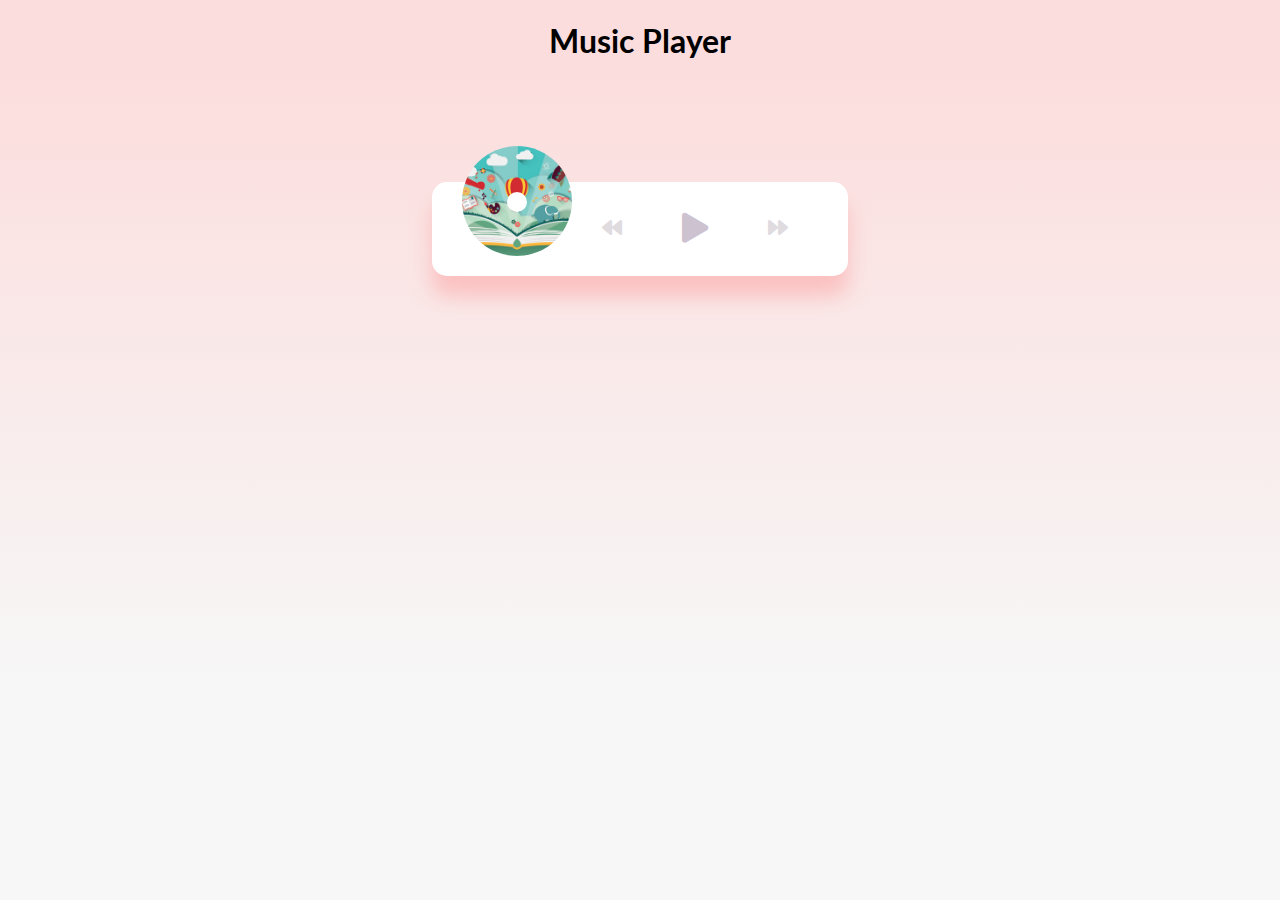
<file: 10_MusicPlayer/index.html>
<!DOCTYPE html>
<html lang="en">
<head>
    <meta charset="UTF-8">
    <meta name="viewport" content="width=device-width, initial-scale=1.0">
    <title>Music Player</title>
    <link rel="stylesheet" href="style.css">
    <link rel="stylesheet" href="https://cdnjs.cloudflare.com/ajax/libs/font-awesome/5.13.1/css/all.min.css">
</head>
<body>
    <h1>Music Player</h1>
    <div class="music-container" id="music-container">
        <div class="music-info">
            <h4 id="title"></h4>
            <div class="progress-container" id="progress-container">
                <div class="progress" id="progress"></div>
            </div>
        </div>
        <audio src="music/ukulele.mp3" id="audio"></audio>
        <div class="img-container">
            <img id="cover" src="img/ukulele.jpg" alt="music-cover">
        </div>
        <div class="navigation">
            <button id="prev" class="action-btn">
                <i class="fas fa-backward"></i>
            </button>
            <button id="play" class="action-btn action-btn-big">
                <i class="fas fa-play"></i>
            </button>
            <button id="next" class="action-btn">
                <i class="fas fa-forward"></i>
            </button>
        </div>
    </div>
    <script src="script.js"></script>
</body>
</html>
</file>
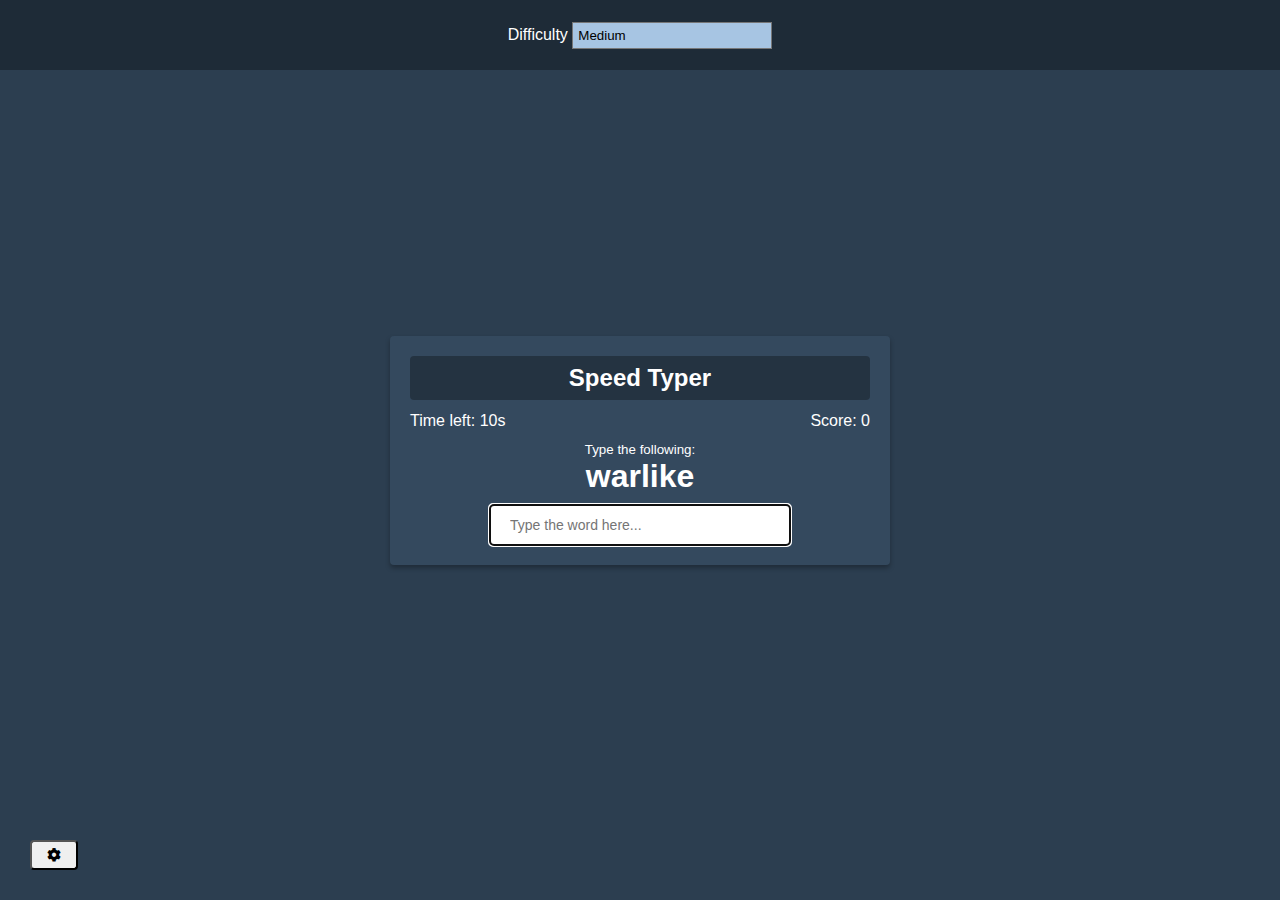
<file: 12_TypingGame/index.html>
<!DOCTYPE html>
<html lang="en">
<head>
    <meta charset="UTF-8">
    <meta name="viewport" content="width=device-width, initial-scale=1.0">
    <title>Speed Typer</title>
    <link rel="stylesheet" href="https://cdnjs.cloudflare.com/ajax/libs/font-awesome/5.13.1/css/all.min.css">
    <link rel="stylesheet" href="style.css">
</head>
<body>
    <button id="settings-btn" class="settings-btn">
        <i class="fas fa-cog"></i>
    </button>

    <div id="settings" class="settings">
        <form id="settings-form">
            <div>
                <label for="difficulty">Difficulty</label>
                <select id="difficulty">
                    <option value="easy">Easy</option>
                    <option value="medium">Medium</option>
                    <option value="hard">Hard</option>
                </select>
            </div>
        </form>
    </div>

    <div class="container">
        <h2>Speed Typer</h2>
        <small>Type the following:</small>

        <h1 id="word"></h1>
        <input type="text" id="text" autocomplete="off" placeholder="Type the word here...">

        <p class="time-container">
            Time left: <span id="time">10s</span>
        </p>

        <p class="score-container">
            Score: <span id="score">0</span>
        </p>

        <div id="end-game-container" class="end-game-container"></div>
    </div>    
    <script src="script.js"></script>
</body>
</html>
</file>
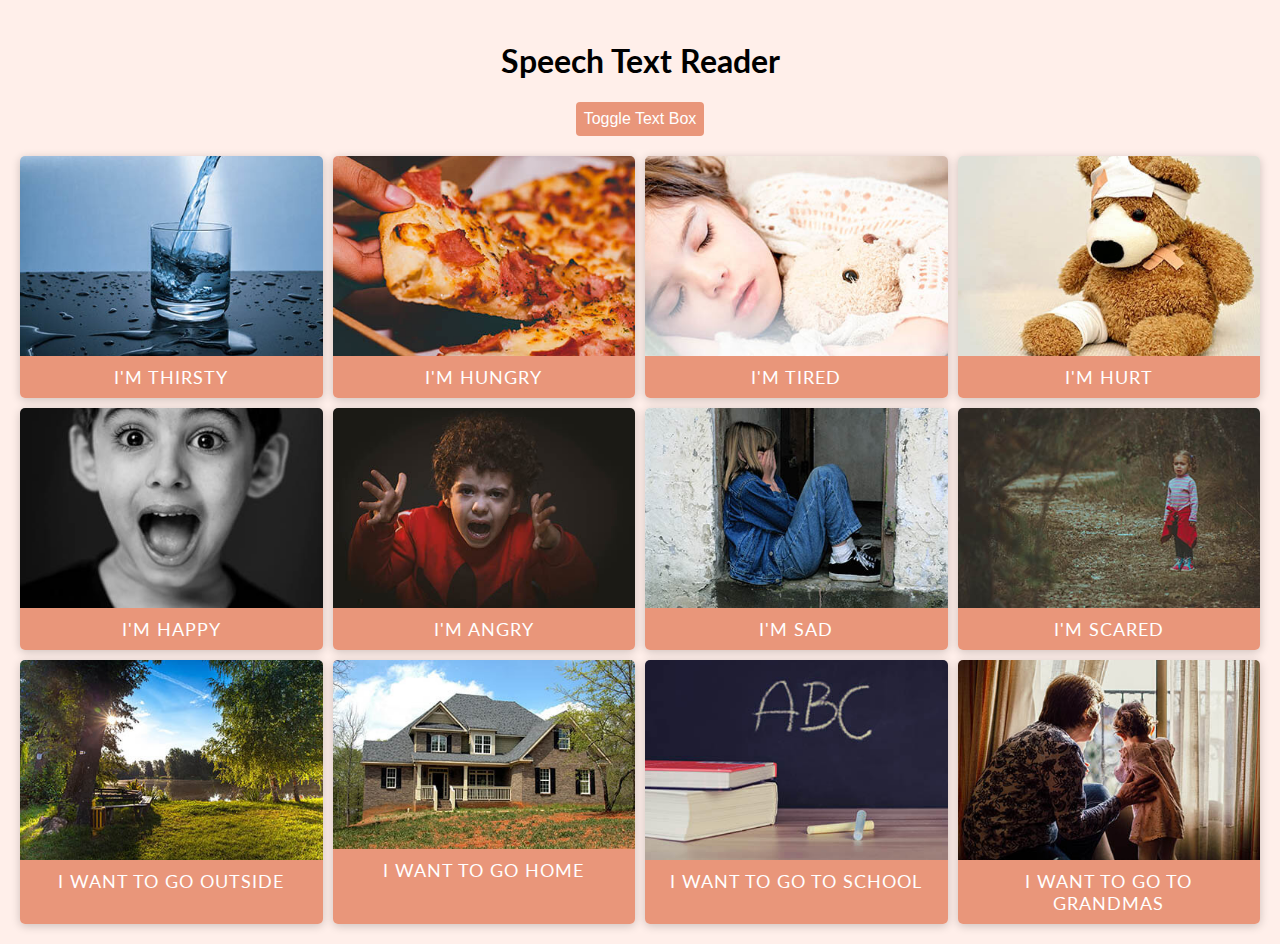
<file: 13_SpeechTextReader/index.html>
<!DOCTYPE html>
<html lang="en">
<head>
    <meta charset="UTF-8">
    <meta name="viewport" content="width=device-width, initial-scale=1.0">
    <title>Speech Text Reader</title>
    <link rel="stylesheet" href="style.css">
</head>
<body>
    <div class="container">
        <h1>Speech Text Reader</h1>
        <button id="toggle" class="btn btn-toggle">
            Toggle Text Box
        </button>
        <div id="text-box" class="text-box">
            <div id="close" class="close">X</div>
            <h3>Choose Voice</h3>
            <select name="" id="voices"></select>
            <textarea id="text" placeholder="Enter text to read..."></textarea>
            <button class="btn" id="read">
                Read Text
            </button>
        </div>
        <main>
                
        </main>
    </div>
    <script src="script.js" defer></script>
</body>
</html>
</file>
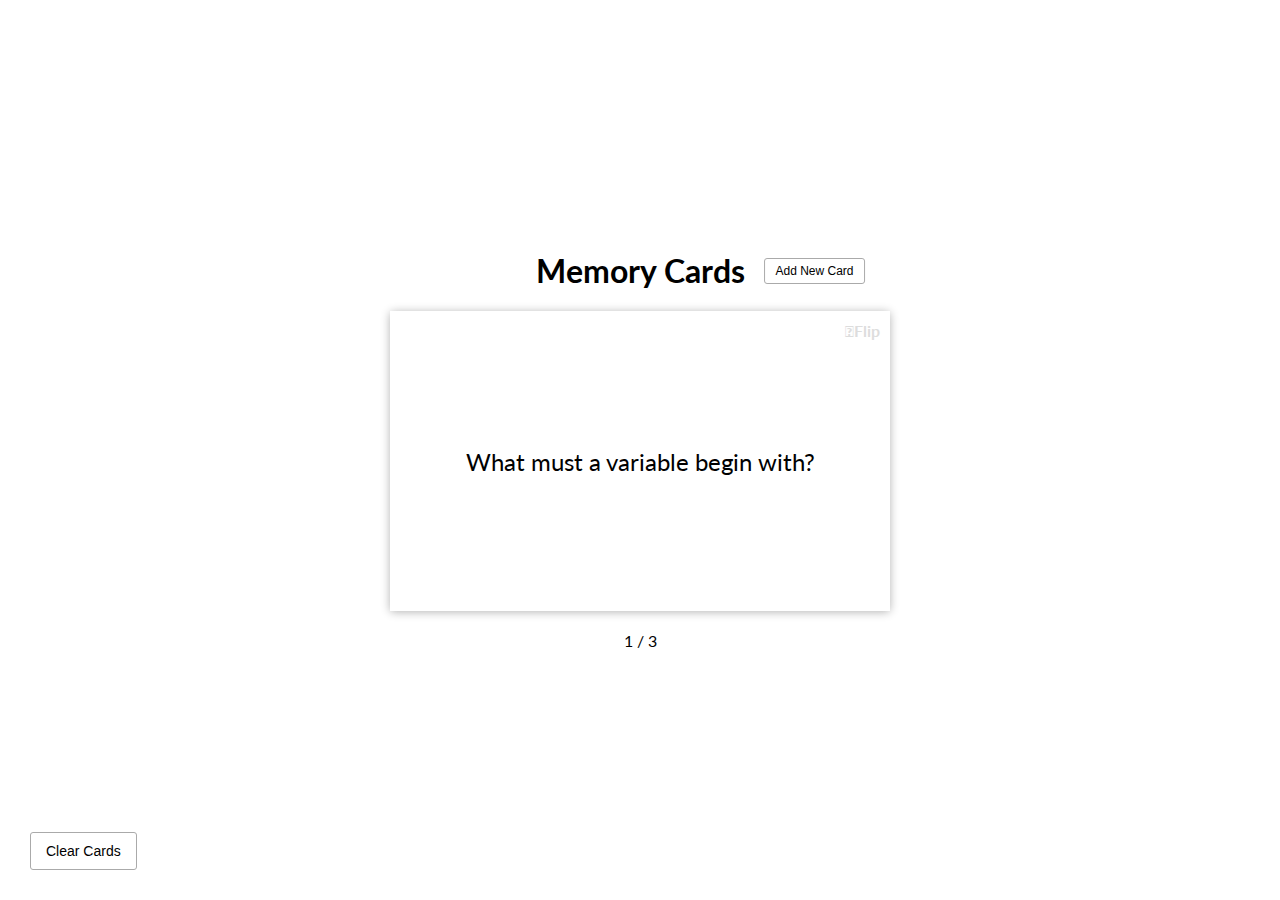
<file: 14_MemoryCards/index.html>
<!DOCTYPE html>
<html lang="en">
<head>
    <meta charset="UTF-8">
    <meta name="viewport" content="width=device-width, initial-scale=1.0">
    <title>Memory Cards</title>
    <link rel="stylesheet" href="https://cdnjs.cloudflare.com/ajax/libs/font-awesome/5.14.0/css/all.min.css" integrity="sha512-1PKOgIY59xJ8Co8+NE6FZ+LOAZKjy+KY8iq0G4B3CyeY6wYHN3yt9PW0XpSriVlkMXe40PTKnXrLnZ9+fkDaog==" crossorigin="anonymous" />
    <link rel="stylesheet" href="style.css">
</head>
<body>
    <button id="clear" class="clear btn">
        <i class="fas fa-trash"></i> Clear Cards
    </button>

    <h1>Memory Cards
        <button id="show" class="btn btn-small">
            <i class="fas fa-plus"></i> Add New Card
        </button>
    </h1>

    <div id="cards-container" class="cards">
        <!-- <div class="card active">
            <div class="inner-card">
                <div class="inner-card-front">
                    <p>What is PHP?</p>
                </div>
                <div class="inner-card-back">
                    <p>
                        A programming language
                    </p>
                </div>
            </div>
        </div>
        <div class="card">
            <div class="inner-card">
                <div class="inner-card-front">
                    <p>What is PHP?</p>
                </div>
                <div class="inner-card-back">
                    <p>
                        A programming language
                    </p>
                </div>
            </div>
        </div>
        <div class="card">
            <div class="inner-card">
                <div class="inner-card-front">
                    <p>What is PHP?</p>
                </div>
                <div class="inner-card-back">
                    <p>
                        A programming language
                    </p>
                </div>
            </div>
        </div> -->
    </div>

    <div class="navigation">
        <button id="prev" class="nav-button">
            <i class="fas fa-arrow-left"></i>
        </button>
        <p id="current"></p>
        <button id="next" class="nav-button">
            <i class="fas fa-arrow-right"></i>
        </button>
    </div>

    <div id="add-container" class="add-container">
        <h1>Add New Card
            <button id="hide" class="btn btn-small btn-ghost">
                <i class="fas fa-times"></i>
            </button>
        </h1>
        <div class="form-group">
            <label for="question">Question</label>
            <textarea id="question" placeholder="Enter question..."></textarea>
        </div>
        <div class="form-group">
            <label for="answer">Answer</label>
            <textarea id="answer" placeholder="Enter Answer..."></textarea>
        </div>

        <button id="add-card" class="btn">
            <i class="fas fa-plus"></i> Add Card
        </button>
    </div>

    <script src="script.js"></script>
</body>
</html>
</file>
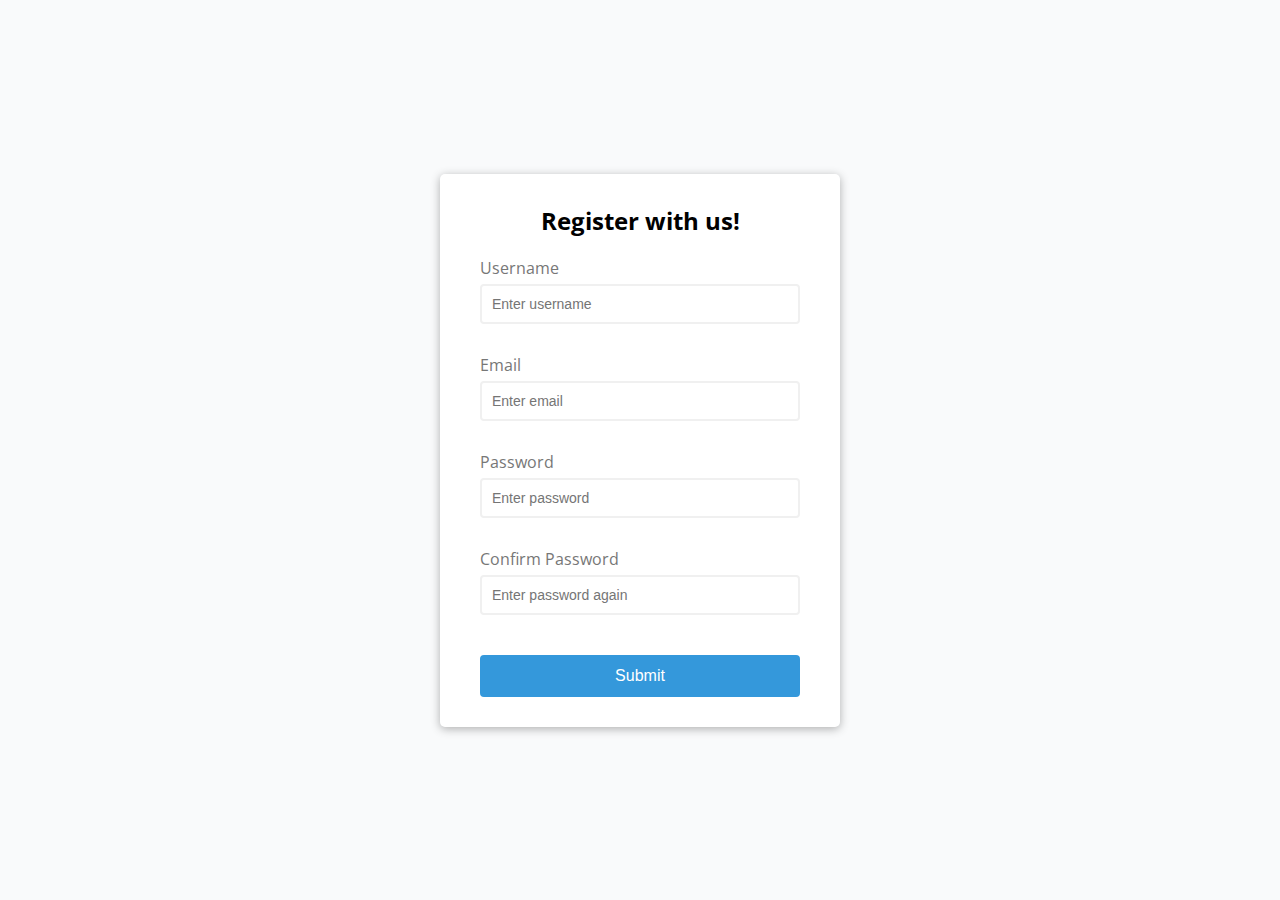
<file: 1_FormValidator/index.html>
<!DOCTYPE html>
<html lang="en">

<head>
    <meta charset="UTF-8">
    <meta name="viewport" content="width=device-width, initial-scale=1.0">
    <link rel="stylesheet" href="style.css">
    <title>Form Validator</title>
</head>

<body>
    <div class="container">
        <form id="form" class="form">
            <h2>Register with us!</h2>
            <div class="form-control">
                <label for="username">Username</label>
                <input type="text" id="username" placeholder="Enter username">
                <small>Error message</small>
            </div>
            <div class="form-control">
                <label for="email">Email</label>
                <input type="text" id="email" placeholder="Enter email">
                <small>Error message</small>
            </div>
            <div class="form-control">
                <label for="password">Password</label>
                <input type="password" id="password" placeholder="Enter password">
                <small>Error message</small>
            </div>
            <div class="form-control">
                <label for="password2">Confirm Password</label>
                <input type="password" id="password2" placeholder="Enter password again">
                <small>Error message</small>
            </div>
            <button>Submit</button>
        </form>
    </div>
    <script src="script.js"></script>
</body>

</html>
</file>
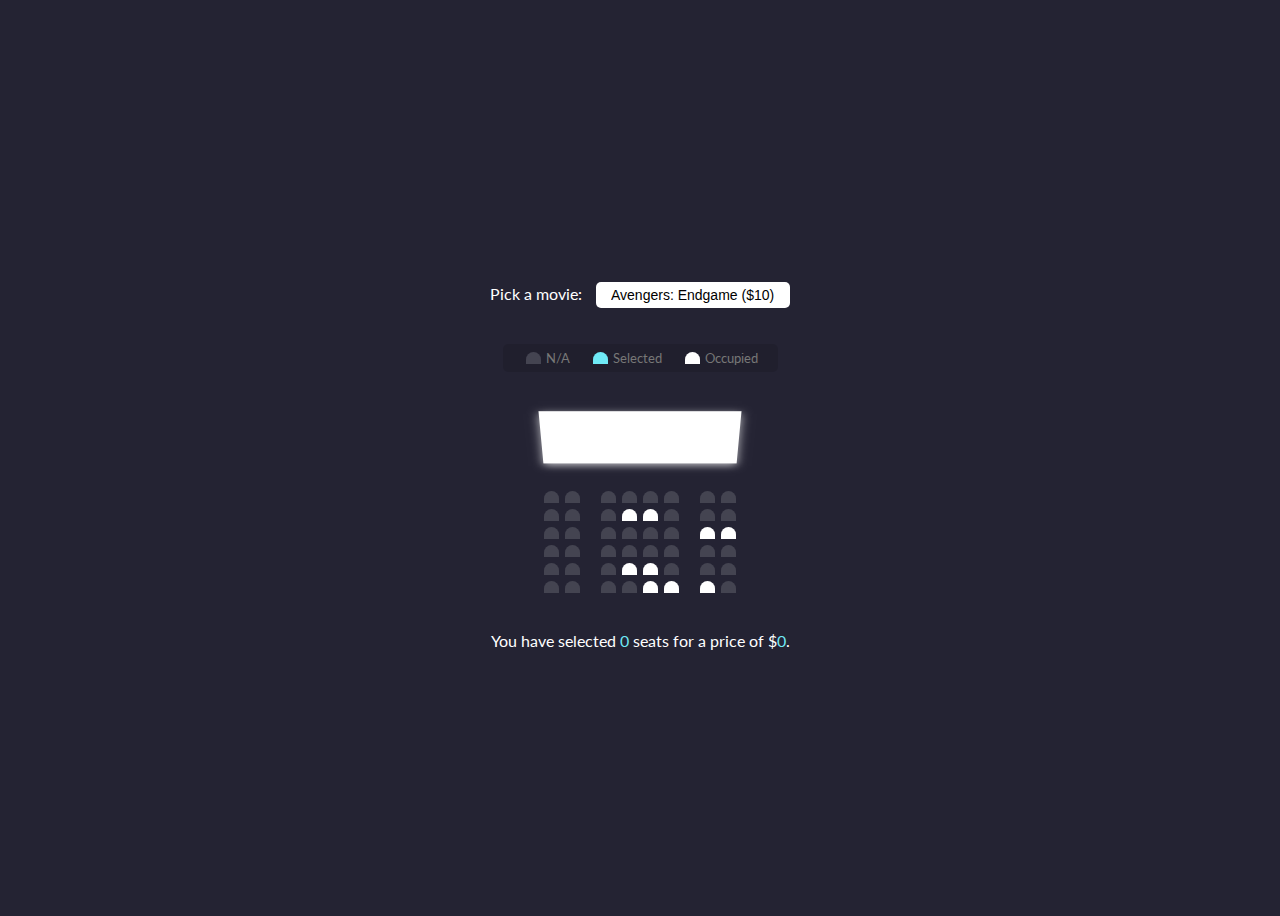
<file: 2_MovieSeatBooking/index.html>
<!DOCTYPE html>
<html lang="en">
<head>
    <meta charset="UTF-8">
    <meta name="viewport" content="width=device-width, initial-scale=1.0">
    <title>Movie Seat Booking</title>
    <link rel="stylesheet" href="style.css">
</head>
<body>
    <div class="movie-container">
        <label>Pick a movie:</label>
        <select id="movie">
            <option value="10">Avengers: Endgame ($10)</option>
            <option value="12">Joker ($12)</option>
            <option value="8">Toy Story 4 ($8)</option>
            <option value="9">The Lion King ($9)</option>
        </select>
    </div>

    <ul class="showcase">
        <li>
            <div class="seat"></div>
            <small>N/A</small>
        </li>
        <li>
            <div class="seat selected"></div>
            <small>Selected</small>
        </li>
        <li>
            <div class="seat occupied"></div>
            <small>Occupied</small>
        </li>
    </ul>

    <div class="container">
        <div class="screen"></div>
        <div class="row">
            <div class="seat"></div>
            <div class="seat"></div>
            <div class="seat"></div>
            <div class="seat"></div>
            <div class="seat"></div>
            <div class="seat"></div>
            <div class="seat"></div>
            <div class="seat"></div>
        </div>
        <div class="row">
            <div class="seat"></div>
            <div class="seat"></div>
            <div class="seat"></div>
            <div class="seat occupied"></div>
            <div class="seat occupied"></div>
            <div class="seat"></div>
            <div class="seat"></div>
            <div class="seat"></div>
        </div>
        <div class="row">
            <div class="seat"></div>
            <div class="seat"></div>
            <div class="seat"></div>
            <div class="seat"></div>
            <div class="seat"></div>
            <div class="seat"></div>
            <div class="seat occupied"></div>
            <div class="seat occupied"></div>
        </div>
        <div class="row">
            <div class="seat"></div>
            <div class="seat"></div>
            <div class="seat"></div>
            <div class="seat"></div>
            <div class="seat"></div>
            <div class="seat"></div>
            <div class="seat"></div>
            <div class="seat"></div>
        </div>
        <div class="row">
            <div class="seat"></div>
            <div class="seat"></div>
            <div class="seat"></div>
            <div class="seat occupied"></div>
            <div class="seat occupied"></div>
            <div class="seat"></div>
            <div class="seat"></div>
            <div class="seat"></div>
        </div>
        <div class="row">
            <div class="seat"></div>
            <div class="seat"></div>
            <div class="seat"></div>
            <div class="seat"></div>
            <div class="seat occupied"></div>
            <div class="seat occupied"></div>
            <div class="seat occupied"></div>
            <div class="seat"></div>
        </div>
    </div>

    <p class="text">You have selected <span id="count">0</span> seats for a price of $<span id="total">0</span>.</p>

    <script src="script.js"></script>
</body>
</html>
</file>
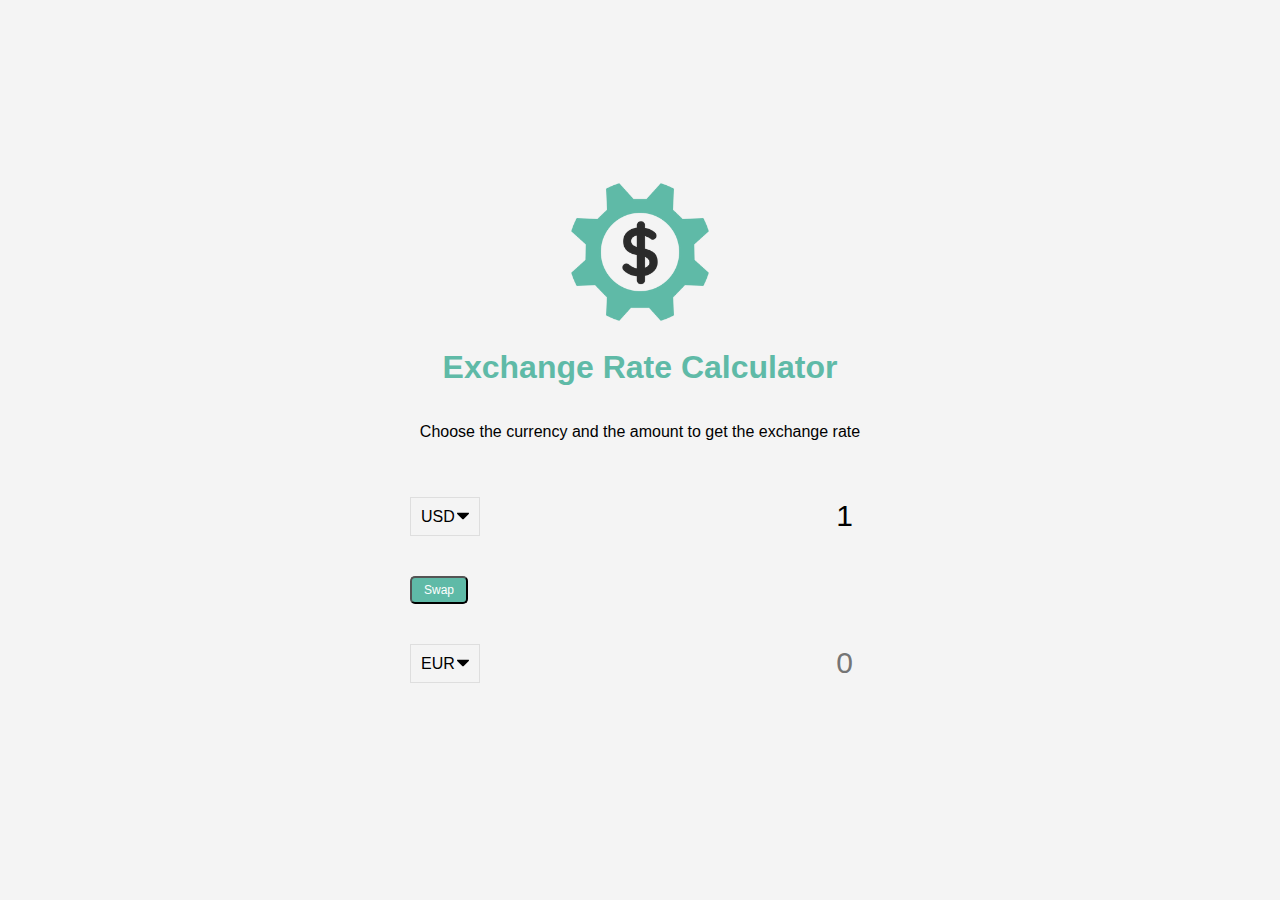
<file: 4_ExchangeRateCalculator/index.html>
<!DOCTYPE html>
<html lang="en">

<head>
    <meta charset="UTF-8">
    <meta name="viewport" content="width=device-width, initial-scale=1.0">
    <title>Exchange Rate Calculator</title>
    <link rel="stylesheet" href="style.css">
</head>

<body>
    <img src="img/money.png" alt="moneyz" class="money-img">
    <h1>Exchange Rate Calculator</h1>
    <p>Choose the currency and the amount to get the exchange rate</p>

    <div class="container">
        <div class="currency">
            <select id="currency-one">
                <option value="AED">AED</option>
                <option value="ARS">ARS</option>
                <option value="AUD">AUD</option>
                <option value="BGN">BGN</option>
                <option value="BRL">BRL</option>
                <option value="BSD">BSD</option>
                <option value="CAD">CAD</option>
                <option value="CHF">CHF</option>
                <option value="CLP">CLP</option>
                <option value="CNY">CNY</option>
                <option value="COP">COP</option>
                <option value="CZK">CZK</option>
                <option value="DKK">DKK</option>
                <option value="DOP">DOP</option>
                <option value="EGP">EGP</option>
                <option value="EUR">EUR</option>
                <option value="FJD">FJD</option>
                <option value="GBP">GBP</option>
                <option value="GTQ">GTQ</option>
                <option value="HKD">HKD</option>
                <option value="HRK">HRK</option>
                <option value="HUF">HUF</option>
                <option value="IDR">IDR</option>
                <option value="ILS">ILS</option>
                <option value="INR">INR</option>
                <option value="ISK">ISK</option>
                <option value="JPY">JPY</option>
                <option value="KRW">KRW</option>
                <option value="KZT">KZT</option>
                <option value="MXN">MXN</option>
                <option value="MYR">MYR</option>
                <option value="NOK">NOK</option>
                <option value="NZD">NZD</option>
                <option value="PAB">PAB</option>
                <option value="PEN">PEN</option>
                <option value="PHP">PHP</option>
                <option value="PKR">PKR</option>
                <option value="PLN">PLN</option>
                <option value="PYG">PYG</option>
                <option value="RON">RON</option>
                <option value="RUB">RUB</option>
                <option value="SAR">SAR</option>
                <option value="SEK">SEK</option>
                <option value="SGD">SGD</option>
                <option value="THB">THB</option>
                <option value="TRY">TRY</option>
                <option value="TWD">TWD</option>
                <option value="UAH">UAH</option>
                <option value="USD" selected>USD</option>
                <option value="UYU">UYU</option>
                <option value="VND">VND</option>
                <option value="ZAR">ZAR</option>
            </select>
            <input type="number" id="amount-one" placeholder="0" value="1">
        </div>
        <div class="swap-rate-container">
            <button class="btn" id="swap">Swap</button>
            <div class="rate" id="rate"></div>
        </div>
        <div class="currency">
            <select id="currency-two">
                <option value="AED">AED</option>
                <option value="ARS">ARS</option>
                <option value="AUD">AUD</option>
                <option value="BGN">BGN</option>
                <option value="BRL">BRL</option>
                <option value="BSD">BSD</option>
                <option value="CAD">CAD</option>
                <option value="CHF">CHF</option>
                <option value="CLP">CLP</option>
                <option value="CNY">CNY</option>
                <option value="COP">COP</option>
                <option value="CZK">CZK</option>
                <option value="DKK">DKK</option>
                <option value="DOP">DOP</option>
                <option value="EGP">EGP</option>
                <option value="EUR" selected>EUR</option>
                <option value="FJD">FJD</option>
                <option value="GBP">GBP</option>
                <option value="GTQ">GTQ</option>
                <option value="HKD">HKD</option>
                <option value="HRK">HRK</option>
                <option value="HUF">HUF</option>
                <option value="IDR">IDR</option>
                <option value="ILS">ILS</option>
                <option value="INR">INR</option>
                <option value="ISK">ISK</option>
                <option value="JPY">JPY</option>
                <option value="KRW">KRW</option>
                <option value="KZT">KZT</option>
                <option value="MXN">MXN</option>
                <option value="MYR">MYR</option>
                <option value="NOK">NOK</option>
                <option value="NZD">NZD</option>
                <option value="PAB">PAB</option>
                <option value="PEN">PEN</option>
                <option value="PHP">PHP</option>
                <option value="PKR">PKR</option>
                <option value="PLN">PLN</option>
                <option value="PYG">PYG</option>
                <option value="RON">RON</option>
                <option value="RUB">RUB</option>
                <option value="SAR">SAR</option>
                <option value="SEK">SEK</option>
                <option value="SGD">SGD</option>
                <option value="THB">THB</option>
                <option value="TRY">TRY</option>
                <option value="TWD">TWD</option>
                <option value="UAH">UAH</option>
                <option value="USD">USD</option>
                <option value="UYU">UYU</option>
                <option value="VND">VND</option>
                <option value="ZAR">ZAR</option>
            </select>
            <input type="number" id="amount-two" placeholder="0">
        </div>
    </div>
    <script src="script.js"></script>
</body>

</html>
</file>
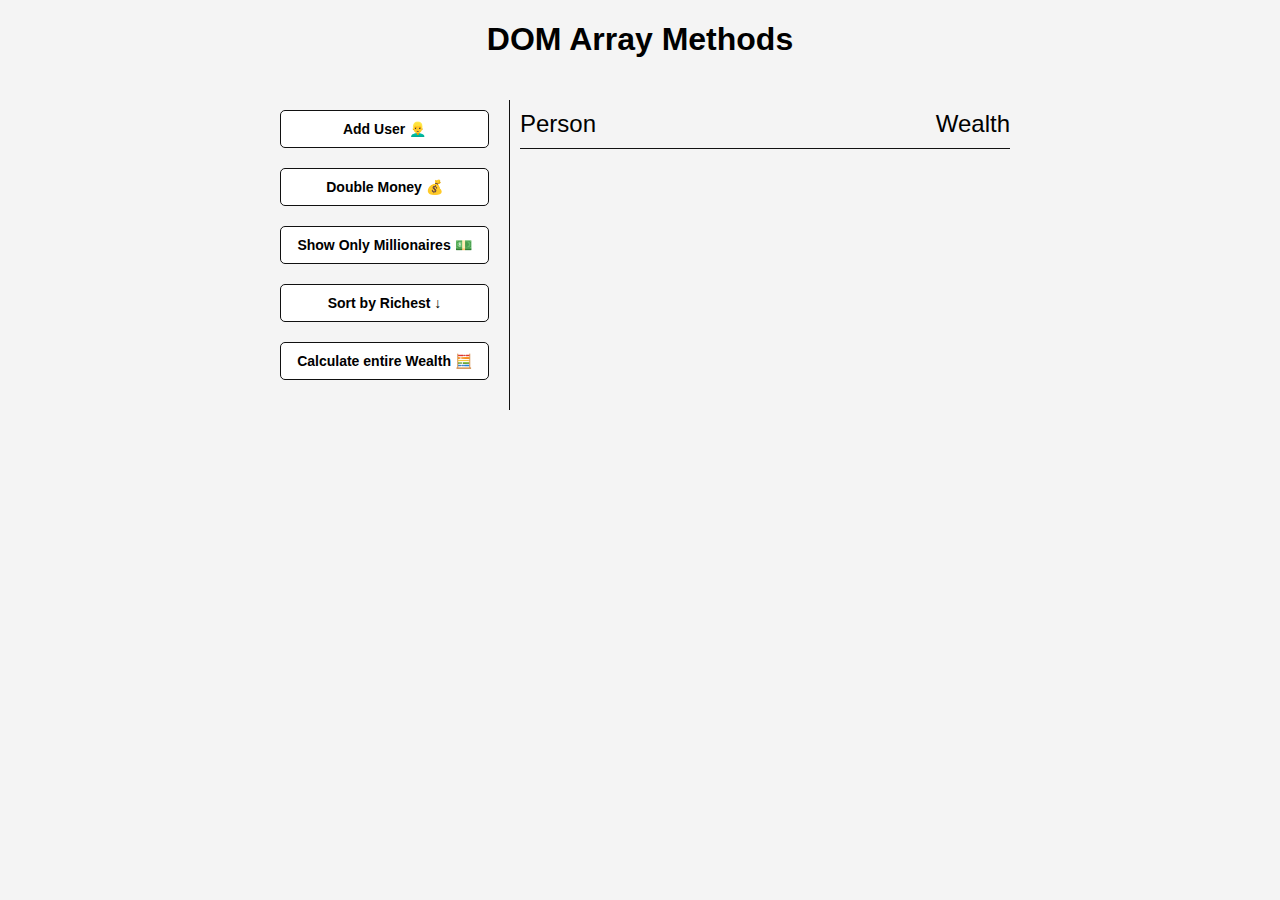
<file: 5_DOMArrayMethods/index.html>
<!DOCTYPE html>
<html lang="en">
<head>
    <meta charset="UTF-8">
    <meta name="viewport" content="width=device-width, initial-scale=1.0">
    <title>DOM Array Methods</title>
    <link rel="stylesheet" href="style.css">
</head>
<body>
    <h1>DOM Array Methods</h1>
    <div class="container">
        <aside>
            <button id="add-user">Add User 👱‍♂️</button>
            <button id="double">Double Money 💰</button>
            <button id="show-millionaires">Show Only Millionaires 💵</button>
            <button id="sort">Sort by Richest ↓</button>
            <button id="calculate-wealth">Calculate entire Wealth 🧮</button>
        </aside>
        <main id="main">
            <h2><strong>Person</strong> Wealth</h2>
        </main>
    </div>
    <script src="script.js"></script>
</body>
</html>
</file>
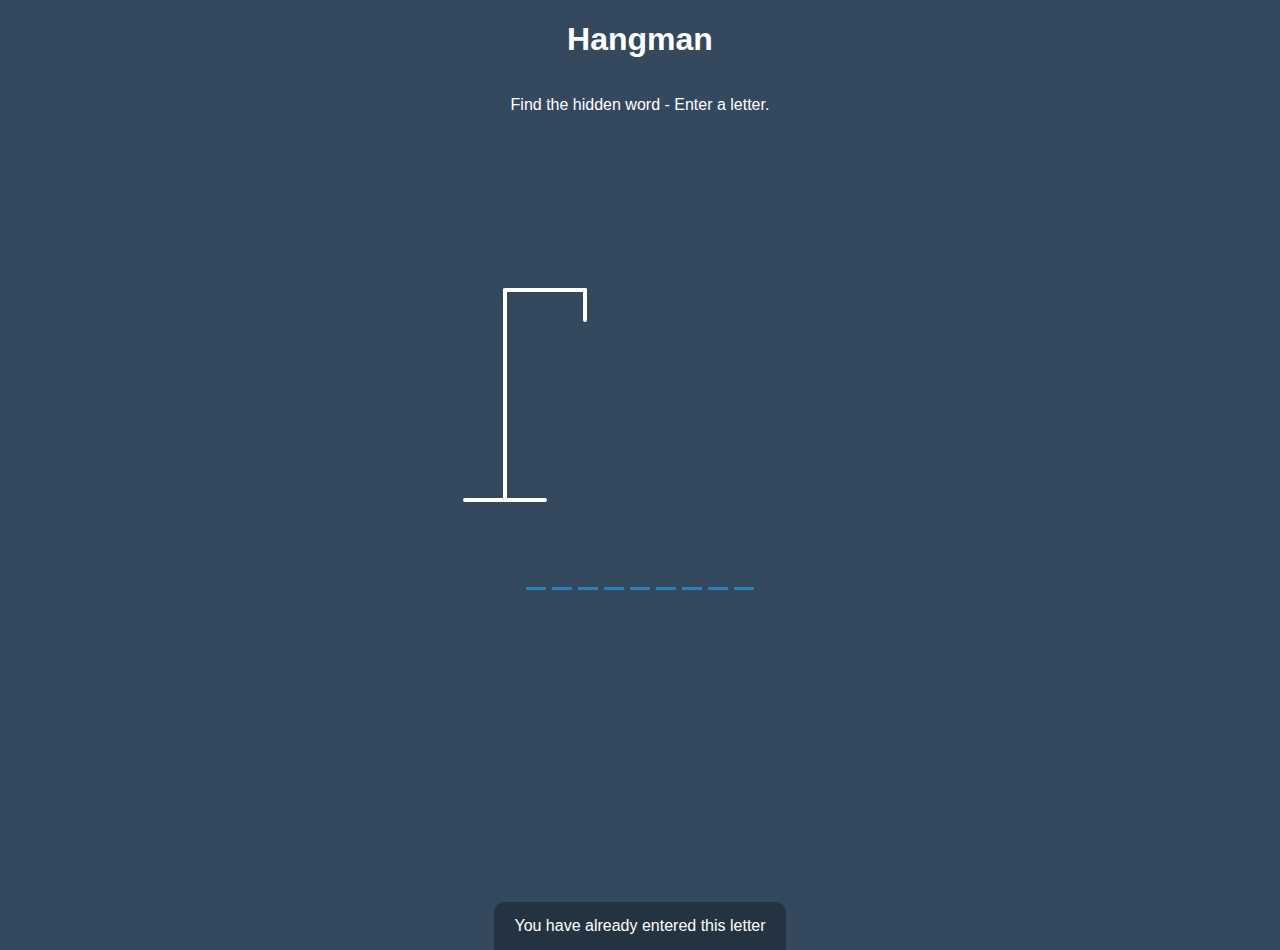
<file: 7_HangmanGame/index.html>
<!DOCTYPE html>
<html lang="en">

<head>
    <meta charset="UTF-8">
    <meta name="viewport" content="width=device-width, initial-scale=1.0">
    <title>Hangman</title>
    <link rel="stylesheet" href="style.css">
</head>

<body>
    <h1>Hangman</h1>
    <p>Find the hidden word - Enter a letter.</p>
    <div class="game-container">
        <svg height="250" width="200" class="figure-container">
            <!-- Rod -->
            <line x1="60" y1="20" x2="140" y2="20" />
            <line x1="140" y1="20" x2="140" y2="50" />
            <line x1="60" y1="20" x2="60" y2="230" />
            <line x1="20" y1="230" x2="100" y2="230" />

            <!-- Head -->
            <circle cx="140" cy="70" r="20" class="figure-part" />
            <!-- Body -->
            <line x1="140" y1="90" x2="140" y2="150" class="figure-part" />
            <!-- Arms -->
            <line x1="140" y1="120" x2="120" y2="100" class="figure-part" />
            <line x1="140" y1="120" x2="160" y2="100" class="figure-part" />
            <!-- Legs -->
            <line x1="140" y1="150" x2="120" y2="180" class="figure-part" />
            <line x1="140" y1="150" x2="160" y2="180" class="figure-part" />
        </svg>

        <div class="wrong-letters-container">
            <div id="wrong-letters"></div>
        </div>

        <div class="word" id="word"></div>
    </div>

    <!-- Container for final message -->
    <div class="popup-container" id="popup-container">
        <div class="popup">
            <h2 id="final-message"></h2>
            <button id="play-again">Play Again</button>
        </div>
    </div>

    <!-- Notification -->
    <div class="notification-container" id="notification-container">
        <p>You have already entered this letter</p>
    </div>

    <script src=" script.js">
    </script>
</body>

</html>
</file>
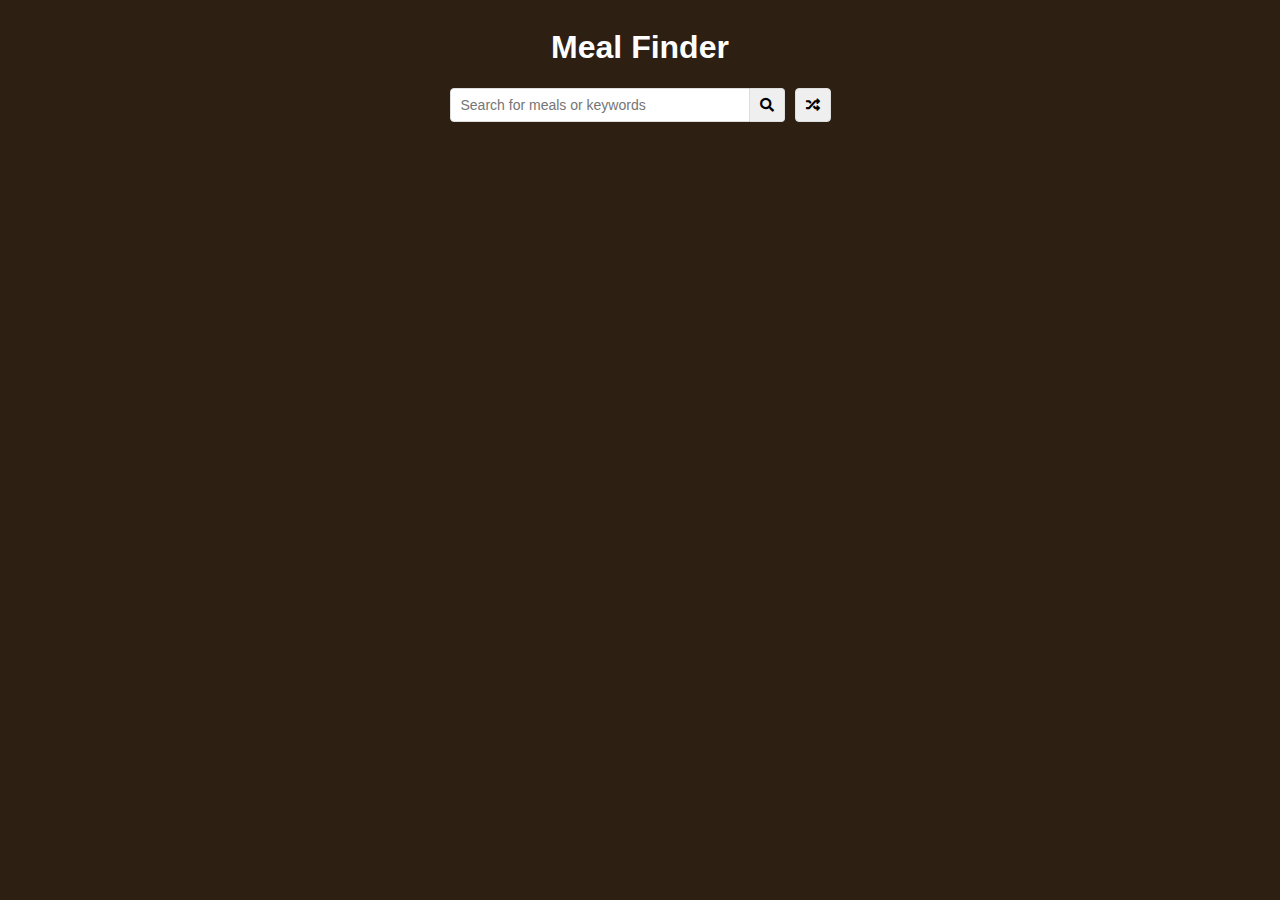
<file: 8_MealFinder/index.html>
<!DOCTYPE html>
<html lang="en">
<head>
    <meta charset="UTF-8">
    <meta name="viewport" content="width=device-width, initial-scale=1.0">
    <title>Meal Finder</title>
    <link rel="stylesheet" href="https://cdnjs.cloudflare.com/ajax/libs/font-awesome/5.13.1/css/all.min.css">
    <link rel="stylesheet" href="style.css">
</head>
<body>
    <div class="container">
        <h1>Meal Finder</h1>
        <div class="flex">
            <form class="flex" id="submit">
                <input type="text" id="search" placeholder="Search for meals or keywords">
                <button class="search-btn" type="submit">
                    <i class="fas fa-search"></i>
                </button>
            </form>
            <button class="random-btn" id="random">
                <i class="fas fa-random"></i>
            </button>
        </div>
        <div id="result-heading"></div>
        <div id="meals" class="meals"></div>
        <div id="single-meal"></div>
    </div>
    <script src="script.js"></script>
</body>
</html>
</file>
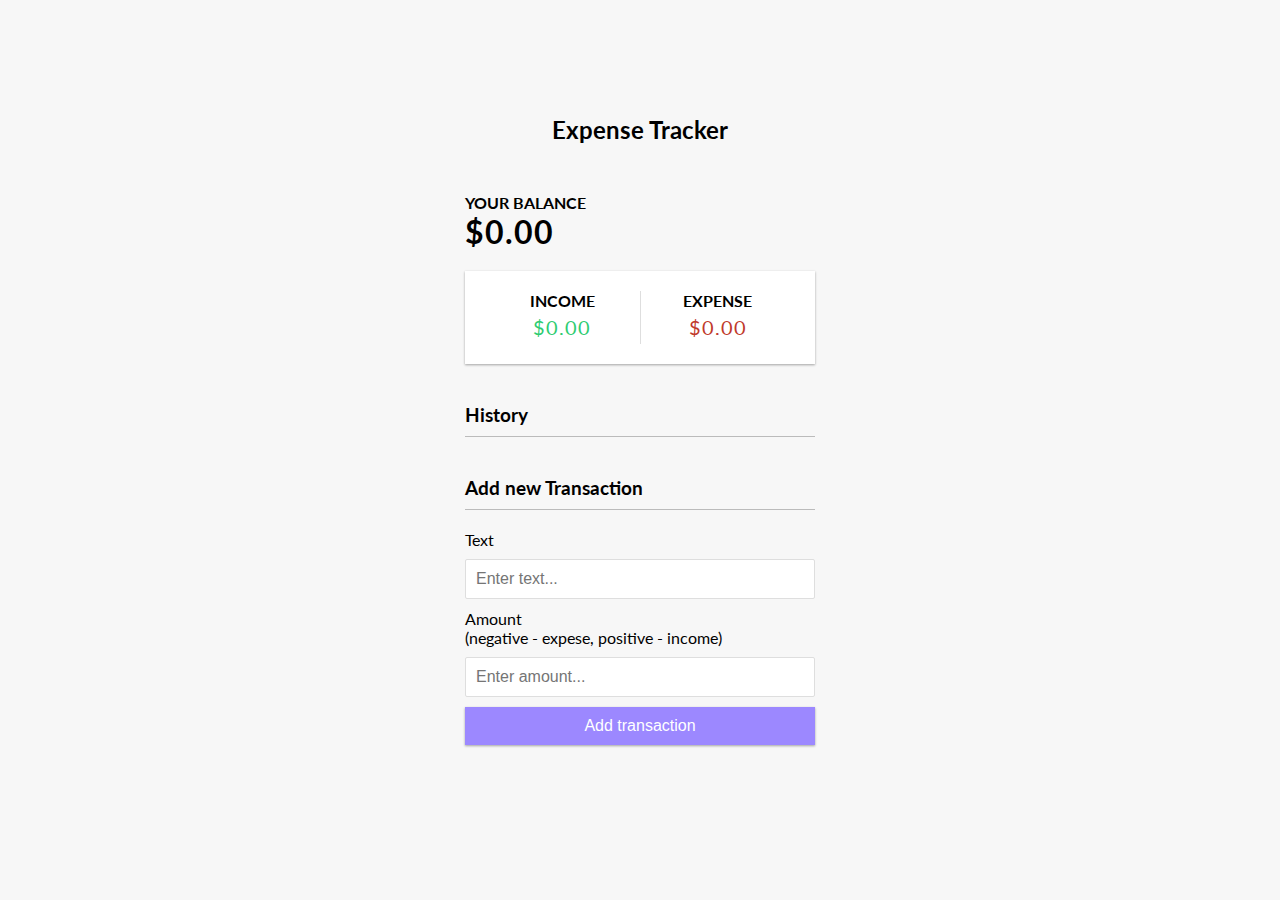
<file: 9_ExpenseTracker/index.html>
<!DOCTYPE html>
<html lang="en">
<head>
    <meta charset="UTF-8">
    <meta name="viewport" content="width=device-width, initial-scale=1.0">
    <link rel="stylesheet" href="style.css">
    <title>Expense Tracker</title>
</head>
<body>
    <h2>Expense Tracker</h2>
    <div class="container">
        <h4>Your Balance</h4>
        <h1 id="balance">$0.00</h1>

        <div class="inc-exp-container">
            <div>
                <h4>Income</h4>
                <p id="money-plus" class="money plus">+$0.00</p>
            </div>
            <div>
                <h4>Expense</h4>
                <p id="money-minus" class="money minus">-$0.00</p>
            </div>
        </div>

        <h3>History</h3>
        <ul id="list" class="list">
            <!-- <li class="minus">Cash <span>-$400</span><button class="delete-btn">x</button></li> -->
        </ul>

        <h3>Add new Transaction</h3>
        <form id="form">
            <div class="form-control">
                <label for="text">Text</label>
                <input type="text" id="text" placeholder="Enter text...">
            </div>
            <div class="form-control">
                <label for="amount">Amount <br /> (negative - expese, positive - income)</label>
                <input type="number" id="amount" placeholder="Enter amount...">
            </div>
            <button class="btn">Add transaction</button>
        </form>
    </div>

    <script src="script.js"></script>
</body>
</html>
</file>
<file: 10_MusicPlayer/style.css>
@import url('https://fonts.googleapis.com/css2?family=Lato&display=swap');

* {
    box-sizing: border-box;
}

body {
    background-image: linear-gradient(
        0deg,
        rgba(247, 247, 247, 1) 23.8%,
        rgba(252, 221, 221, 1) 92%
    );
    height: 100vh;
    display: flex;
    flex-direction: column;
    align-items: center;
    justify-self: center;
    font-family: 'Lato', sans-serif;
    margin: 0;
}

.music-container {
    background-color: #fff;
    border-radius: 15px;
    box-shadow: 0 20px 20px 0 rgba(252, 169, 169, 0.6);
    display: flex;
    padding: 20px 30px;
    position: relative;
    margin: 100px;
    z-index: 10;
}

.img-container {
    position: relative;
    width: 110px;
}

.img-container::after {
    content: '';
    background-color: #fff;
    border-radius: 50%;
    position: absolute;
    bottom: 100%;
    left: 50%;
    width: 20px;
    height: 20px;
    transform: translate(-50%, 50%);
}

.img-container img {
    border-radius: 50%;
    object-fit: cover;
    height: 110px;
    width: inherit;
    position: absolute;
    bottom: 0;
    left: 0;
    animation: rotate 3s linear infinite;
    animation-play-state: paused;
}

.music-container.play .img-container img {
    animation-play-state: running;
}

@keyframes rotate {
    from {
        transform: rotate(0deg)
    }

    to {
        transform: rotate(360deg);
    }
}

.navigation {
    display: flex;
    align-items: center;
    justify-content: center;
    z-index: 1;
}

.action-btn {
    background-color: #fff;
    border: 0;
    color: #dfdbdf;
    font-size: 20px;
    cursor: pointer;
    padding: 10px;
    margin: 0 20px;
}

.action-btn.action-btn-big {
    color: #cdc2d0;
    font-size: 30px;
}

.action-btn:focus {
    outline: 0;
}

.music-info {
    background-color: rgba(255, 255, 255, 0.5);
    border-radius: 15px 15px 0 0;
    position: absolute;
    top: 0;
    left: 20px;
    width: calc(100% - 40px);
    opacity: 0;
    padding: 10px 10px 10px 150px;
    transform: translateY(0);
    transition: transform 0.3s ease-in, opacity 0.3s ease-in;
    z-index: 0;
}

.music-container.play .music-info {
    opacity: 1;
    transform: translateY(-100%);
}

.music-info h4 {
    margin: 0;
}

.progress-container {
    background: #fff;
    border-radius: 5px;
    cursor: pointer;
    margin: 10px 0;
    height: 4px;
    width: 100%;
}

.progress {
    background-color: #fe8daa;
    border-radius: 5px;
    height: 100%;
    width: 0%;
    transition: width 0.1s linear;
}
</file>
<file: 12_TypingGame/style.css>
* {
    box-sizing: border-box;
}

body {
    background-color: #2c3e50;
    display: flex;
    align-items: center;
    justify-content: center;
    min-height: 100vh;
    margin: 0;
    font-family: Verdana, Geneva, Tahoma, sans-serif;
}

button {
    cursor: pointer;
    font-size: 14px;
    border-radius: 4px;
    padding: 5px 15px;
}

select {
    width: 200px;
    padding: 5px;
    appearance: none;
    -webkit-appearance: none;
    -moz-appearance: none;
    border-radius: 0;
    background-color: #a7c5e3;
}

select:focus, button:focus {
    outline: 0;
}

.settings-btn {
    position: absolute;
    bottom: 30px;
    left: 30px;
}

.settings {
    position: absolute;
    top: 0;
    left: 0;
    width: 100%;
    background-color: rgba(0, 0, 0, 0.3);
    height: 70px;
    color: #fff;
    display: flex;
    align-items: center;
    justify-content: center;

    transform: translateY(0);
    transition: transform 0.3s ease-in-out;
}

.settings.hide {
    transform: translateY(-100%);
}

.container {
    background-color: #34495e;
    padding: 20px;
    border-radius: 4px;
    box-shadow: 0 3px 5px rgba(0, 0, 0, 0.3);
    color: #fff;
    position: relative;
    text-align: center;
    width: 500px;
}

h2 {
    background-color: rgba(0, 0, 0, 0.3);
    padding: 8px;
    border-radius: 4px;
    margin: 0 0 40px;
}

h1 {
    margin: 0;
}

input {
    border: 0;
    border-radius: 4px;
    font-size: 14px;
    width: 300px;
    padding: 12px 20px;
    margin-top: 10px;
}

.score-container {
    position: absolute;
    top: 60px;
    right: 20px;
}

.time-container {
    position: absolute;
    top: 60px;
    left: 20px;
}

.end-game-container {
    background-color: inherit;
    display: none;
    align-items: center;
    justify-content: center;
    flex-direction: column;
    position: absolute;
    top: 0;
    left: 0;
    width: 100%;
    height: 100%;
    z-index: 1;
}
</file>
<file: 13_SpeechTextReader/style.css>
@import url('https://fonts.googleapis.com/css?family=Lato');

* {
    box-sizing: border-box;
}

body {
    background: #ffefea;
    font-family: 'Lato', sans-serif;
    height: 100vh;
    margin: 0;
}

h1 {
    text-align: center;
}

.container {
    margin: auto;
    padding: 20px;
}

.btn {
    cursor: pointer;
    background-color: darksalmon;
    border: 0;
    border-radius: 4px;
    color: #fff;
    font-size: 16px;
    padding: 8px;
}

.btn:active {
    transform: scale(0.98);
}

.btn:focus, select:focus {
    outline: 0;
}

.btn-toggle {
    display: block;
    margin: auto;
    margin-bottom: 20px;
}

.text-box {
    width: 70%;
    position: absolute;
    top: 30%;
    left: 50%;
    transform: translate(-50%, -800px);
    background-color: #333;
    color: #fff;
    padding: 20px;
    border-radius: 5px;
    transition: all 1s ease-in-out;
}

/* @TOOD */
.text-box.show {
    transform: translate(-50%, 0);
}

.text-box select {
    background-color: darksalmon;
    border: 0;
    color: #fff;
    font-size: 12px;
    height: 30px;
    width: 100%;
}

.text-box textarea {
    border: 1px #dadada solid;
    border-radius: 4px;
    font-size: 16px;
    padding: 8px;
    margin: 15px 0;
    width: 100%;
    height: 150px;
}

.text-box .btn {
    width: 100%;
}

.text-box .close {
    float: right;
    text-align: right;
    cursor: pointer;
}

main {
    display: grid;
    grid-template-columns: repeat(4, 1fr);
    grid-gap: 10px;
}

.box {
    box-shadow: 0 2px 10px rgba(0, 0, 0, 0.2);
    border-radius: 5px;
    display: flex;
    flex-direction: column;
    overflow: hidden;
    transition: box-shadow 0.2s ease-out;
}

.box.active {
    box-shadow: 0 0 10px 5px darksalmon;
}

.box img {
    width: 100%;
    object-fit: cover;
    height: 200px;
}

.box .info {
    background-color: darksalmon;
    color: #fff;
    font-size: 18px;
    letter-spacing: 1px;
    text-transform: uppercase;
    margin: 0;
    padding: 10px;
    text-align: center;
    height: 100%;
}

@media(max-width: 1100px) {
    main {
        grid-template-columns: repeat(3, 1fr);
    }
}

@media(max-width: 760px) {
    main {
        grid-template-columns: repeat(2, 1fr);
    }
}

@media(max-width: 500px) {
    main {
        grid-template-columns: repeat(1, 1fr);
    }
}
</file>
<file: 14_MemoryCards/style.css>
@import url('https://fonts.googleapis.com/css?family=Lato:300,500,700&display=swap');

* {
    box-sizing: border-box;
}

body {
    background-color: white;
    display: flex;
    flex-direction: column;
    align-items: center;
    justify-content: center;
    height: 100vh;
    margin: 0;
    overflow: hidden;
    font-family: 'Lato', sans-serif;
}

h1 {
    position: relative;
}

h1 button {
    position: absolute;
    right: 0;
    transform: translate(120%, -50%);
    z-index: 2;
}

.btn {
    cursor: pointer;
    background-color: #fff;
    border: 1px solid #aaa;
    border-radius: 3px;
    font-size: 14px;
    margin-top: 20px;
    padding: 10px 15px;
}

.btn-small {
    font-size: 12px;
    padding: 5px 10px;
}

.btn-ghost {
    border: 0;
    background-color: transparent;
}

.clear {
    position: absolute;
    bottom: 30px;
    left: 30px;
}

.cards {
    perspective: 1000px;
    position: relative;
    height: 300px;
    width: 500px;
    max-width: 100%;
}

.card {
    position: absolute;
    opacity: 0;
    font-size: 1.5em;
    top: 0;
    left: 0;
    height: 100%;
    width: 100%;
    transform: translateX(50%) rotateY(-10deg);
    transition: transform 0.4s ease, opacity 0.4s ease;
}

.card.active {
    cursor: pointer;
    opacity: 1;
    z-index: 10;
    transform: translateX(0) rotateY(0deg);
}

.card.left {
    transform: translateX(-50%) rotateY(10deg);
}

.card.right {
    transform: translateX(50%) rotateY(-10deg);
}

.inner-card {
    box-shadow: 0 1px 10px rgba(0, 0, 0, 0.3);
    border-radius: 4px;
    height: 100%;
    width: 100%;
    position: relative;
    transform-style: preserve-3d;
    transition: transform 0.4s ease;
}

.card.show-answer .inner-card {
    transform: rotateX(180deg);
}

.inner-card-front,
.inner-card-back {
    backface-visibility: hidden;
    position: absolute;
    top: 0;
    left: 0;
    display: flex;
    align-items: center;
    justify-content: center;
    height: 100%;
    width: 100%;
    background-color: #fff;
}

.inner-card-front {
    transform: rotateX(0deg);
    z-index: 2;
}

.inner-card-back {
    transform: rotateX(180deg);
}

.inner-card-front::after,
.inner-card-back::after {
    content: '\f021 Flip';
    font-family: 'Font Awesome 5 Free', Lato, sans-serif;
    position: absolute;
    top: 10px;
    right: 10px;
    font-weight: bold;
    font-size: 16px;
    color: #ddd;
}

.navigation {
    display: flex;
    margin: 20px 0;
}

.navigation .nav-button {
    border: none;
    background-color: transparent;
    cursor: pointer;
    font-size: 16px;
}

.navigation .nav-button:focus {
    outline: 0;
}

.navigation p {
    margin: 0 25px;
}

.add-container {
    opacity: 0;
    z-index: -1;
    background-color: #f0f0f0;
    border-top: 2px solid #eee;
    display: flex;
    flex-direction: column;
    align-items: center;
    justify-content: center;
    padding: 10px 0;
    position: absolute;
    top: 0;
    bottom: 0;
    width: 100%;
    transition: 0.3s ease;
}

.add-container.show {
    opacity: 1;
    z-index: 2;
}

.add-container h3 {
    margin: 10px 0;
}

.form-group label {
    display: block;
    margin: 20px 0 10px;
}

.form-group textarea {
    border: 1px solid #aaa;
    border-radius: 3px;
    font-size: 16px;
    padding: 12px;
    min-width: 500px;
    max-width: 100%;
}
</file>
<file: 1_FormValidator/style.css>
@import url('https://fonts.googleapis.com/css2?family=Open+Sans:ital,wght@0,300;0,400;0,600;0,700;0,800;1,300;1,400;1,600;1,700;1,800&display=swap');


:root {
    --success-color: #2ecc71;
    --error-color: #e74c3c;
}

* {
    box-sizing: border-box;
}

body {
    background-color: #f9fafb;
    font-family: 'Open Sans', 'sans-serif';
    display: flex;
    align-items: center;
    justify-content: center;
    min-height: 100vh;
    margin: 0;
}

.container {
    background-color: white;
    border-radius: 5px;
    box-shadow: 0 2px 10px rgba(0, 0, 0, 0.3);
    width: 400px;
}

h2 {
    text-align: center;
    margin: 0 0 20px 0;
}

.form {
    padding: 30px 40px;
}

.form-control {
    margin-bottom: 10px;
    padding-bottom: 20px;
    position: relative;
}

.form-control label {
    color: #777;
    display: block;
    margin-bottom: 5px;
}

.form-control input {
    border: 2px solid #f0f0f0;
    border-radius: 4px;
    display: block;
    width: 100%;
    padding: 10px;
    font-size: 14px;
}

.form-control input:focus {
    outline: 0;
    border-color: #777;
}

.form-control.success input {
    border-color: var(--success-color);
}

.form-control.error input {
    border-color: var(--error-color);
}

.form-control small {
    color: var(--error-color);
    position: absolute;
    bottom: 0;
    left: 0;
    visibility: hidden;
}

.form-control.error small {
    visibility: visible;
}

.form button {
    cursor: pointer;
    background-color: #3498db;
    border: 2px solid #3498db;
    border-radius: 4px;
    color: #fff;
    display: block;
    font-size: 16px;
    padding: 10px;
    margin-top: 20px;
    width: 100%;
}
</file>
<file: 2_MovieSeatBooking/style.css>
@import url('https://fonts.googleapis.com/css2?family=Lato:ital,wght@0,100;0,300;0,400;0,700;0,900;1,100;1,300;1,400;1,700;1,900&display=swap');

* {
    box-sizing: border-box;
}

body {
    background-color: #242333;
    color: #fff;
    display: flex;
    flex-direction: column;
    align-items: center;
    justify-content: center;
    height: 100vh;
    font-family: 'Lato', sans-serif;
}

.movie-container {
    margin: 20px 0;
}

.movie-container select {
    background-color: #fff;
    border: 0;
    border-radius: 5px;
    font-size: 14px;
    margin-left: 10px;
    padding: 5px 15px 5px 15px;
    -moz-appearance: none;
    -webkit-appearance: none;
    appearance: none;
}

.container {
    perspective: 1000px;
    margin-bottom: 30px;
}

.seat {
    background: #444451;
    height: 12px;
    width: 15px;
    margin: 3px;
    border-top-left-radius: 10px;
    border-top-right-radius: 10px;
}

.seat.selected {
    background-color: #6feaf6;
}

.seat.occupied {
    background-color: #fff;
}

.seat:nth-of-type(2) {
    margin-right: 18px;
}

.seat:nth-last-of-type(2) {
    margin-left: 18px;
}

.seat:not(.occupied):hover {
    cursor: pointer;
    transform: scale(1.2);
}

.showcase .seat:not(.occupied):hover {
    cursor: default;
    transform: scale(1);
}

.showcase {
    background-color: rgba(0, 0, 0 , 0.1);
    padding: 5px 10px;
    border-radius: 5px;
    color: #777;
    list-style-type: none;
    display: flex;
    justify-content: space-between;
}

.showcase li {
    display: flex;
    align-items: center;
    justify-content: center;
    margin: 0 10px;
}

.showcase li small {
    margin-left: 2px;
}


.row {
    display: flex;
}

.screen {
    background-color: #fff;
    height: 70px;
    width: 100%;
    margin: 15px 0;
    transform: rotateX(-45deg);
    box-shadow: 0 3px 10px rgba(255, 255, 255, 0.7);
}

p.text {
    margin: 5px 0;
}

p.text span {
    color: #6feaf6;
}
</file>
<file: 4_ExchangeRateCalculator/style.css>
:root {
    --primary-color: #5fbaa7;
}

* {
    box-sizing: border-box;
}

body {
    background: #f4f4f4;
    font-family: Arial, Helvetica, sans-serif;
    display: flex;
    flex-direction: column;
    align-items: center;
    justify-content: center;
    height: 100vh;
    margin: 0;
    padding: 20px;
}


h1 {
    color: var(--primary-color);
}

p {
    text-align: center;
}

.btn {
    color: #fff;
    background: var(--primary-color);
    cursor: pointer;
    border-radius: 5px;
    font-size: 12px;
    padding: 5px 12px;
}

.money-img {
    width: 150px;
}

.currency {
    padding: 40px 0;
    display: flex;
    align-items: center;
    justify-content: space-between;
}

.currency select {
    padding: 10px 20px 10px 10px;
    -moz-appearance: none;
    -webkit-appearance: none;
    appearance: none;
    border: 1px solid #dedede;
    font-size: 16px;
    background: transparent;
    background-image: url('data:image/svg+xml;charset=US-ASCII,%3Csvg%20xmlns%3D%22http%3A%2F%2Fwww.w3.org%2F2000%2Fsvg%22%20width%3D%22292.4%22%20height%3D%22292.4%22%3E%3Cpath%20fill%3D%22%20000002%22%20d%3D%22M287%2069.4a17.6%2017.6%200%200%200-13-5.4H18.4c-5%200-9.3%201.8-12.9%205.4A17.6%2017.6%200%200%200%200%2082.2c0%205%201.8%209.3%205.4%2012.9l128%20127.9c3.6%203.6%207.8%205.4%2012.8%205.4s9.2-1.8%2012.8-5.4L287%2095c3.5-3.5%205.4-7.8%205.4-12.8%200-5-1.9-9.2-5.5-12.8z%22%2F%3E%3C%2Fsvg%3E');
    background-position: right 10px top 50%, 0, 0;
    background-size: 12px auto, 100%;
    background-repeat: no-repeat;
}

.currency input {
    border: 0;
    background: transparent;
    font-size: 30px;
    text-align: right;
}

.swap-rate-container {
    display: flex;
    align-items: center;
    justify-self: space-between;
}

.rate {
    color: var(--primary-color);
    font-size: 14px;
    padding: 0 10px;
}

select:focus, input:focus, button:focus {
    outline: 0;
}

@media(max-width: 600px) {
    .currency input {
        width: 200px;
    }
}
</file>
<file: 5_DOMArrayMethods/style.css>
* {
    box-sizing: border-box;
}

body {
    background-color: #f4f4f4;
    font-family: Arial, Helvetica, sans-serif;
    display: flex;
    flex-direction: column;
    align-items: center;
    min-height: 100vh;
    margin: 0;
}

.container {
    display: flex;
    padding: 20px;
    margin: 0 auto;
    max-width: 100%;
    width: 800px;
}

aside {
    padding: 10px 20px;
    width: 250px;
    border-right: 1px solid #111;
}

button {
    cursor: pointer;
    background-color: #fff;
    border: solid 1px #111;
    border-radius: 5px;
    display: block;
    width: 100%;
    padding: 10px;
    margin-bottom: 20px;
    font-weight: bold;
    font-size: 14px;
}

main {
    flex: 1;
    padding: 10px;
}

h2 {
    border-bottom: 1px solid #111;
    padding-bottom: 10px;
    display: flex;
    justify-content: space-between;
    font-weight: 300;
    margin: 0 0 20px 0;
}

h3 {
    background-color: #fff;
    border-bottom: 1px solid #111;
    padding: 10px;
    display: flex;
    justify-content: space-between;
    font-weight: 300;
    margin: 20px 0 0 0;
}

.person {
    display: flex;
    justify-content: space-between;
    font-size: 20px;
    margin-bottom: 20px;
}
</file>
<file: 7_HangmanGame/style.css>
* {
    box-sizing: border-box;
}

body {
    background-color: #34495e;
    color: #fff;
    font-family: Arial, Helvetica, sans-serif;
    display: flex;
    flex-direction: column;
    align-items: center;
    height: 80vh;
    margin: 0;
    overflow: hidden;
}

h1 {
    margin: 20 0 0;
}

.game-container {
    padding: 20px 30px;
    position: relative;
    margin: auto;
    height: 350px;
    width: 450px;
}

.figure-container {
    fill: transparent;
    stroke: #fff;
    stroke-width: 4px;
    stroke-linecap: round;
}

.figure-part {
    display: none;
}

.wrong-letters-container {
    position: absolute;
    top: 20px;
    right: 20px;
    display: flex;
    flex-direction: column;
    text-align: right;
}

.wrong-letters-container p {
    margin: 0 0 5px;
}

.wrong-letters-container span {
    font-size: 24px;
}

.word {
    display: flex;
    position: absolute;
    bottom: 10px;
    left: 50%;
    transform: translateX(-50%);
}

.letter {
    border-bottom: 3px solid #2980b9;
    display: inline-flex;
    font-size: 30px;
    align-items: center;
    justify-content: center;
    margin: 0 3px;
    height: 50px;
    width: 20px;
}

.popup-container {
    background-color: rgba(0, 0, 0, 0.3);
    position: fixed;
    top: 0;
    bottom: 0;
    left: 0;
    right: 0;
    display: none;
    align-items: center;
    justify-content: center;
}

.popup {
    background: #2980b9;
    border-radius: 5px;
    box-shadow: 0 15px 10px 3px rgba(0, 0, 0, 0.1);
    padding: 20px;
    text-align: center;
}

.popup button {
    cursor: pointer;
    background-color: #fff;
    color: #2980b9;
    border: 0;
    margin-top: 20px;
    padding: 12px 20px;
    font-size: 16px;
}

.popup button:active {
    transform: scale(0.98);
}

.popup button:focus {
    outline: 0;
}

.notification-container {
    background-color: rgba(0, 0, 0, 0.3);
    border-radius: 10px 10px 0 0;
    padding: 15px 20px;
    position: absolute;
    bottom: -50px;
    transition: transform 0.3s ease-in-out;
}

.notification-container p {
    margin: 0;
}

.notification-container.show {
    transform: translateY(-50px);
}
</file>
<file: 8_MealFinder/style.css>
* {
    box-sizing: border-box;
}

body {
    background: #2d2013;
    color: #fff;
    font-family: Verdana, Geneva, Tahoma, sans-serif;
}

.container {
    margin: auto;
    max-width: 800px;
    display: flex;
    flex-direction: column;
    align-items: center;
    justify-content: center;
    text-align: center;
}

.flex {
    display: flex;
}

input, button {
    border: 1px solid #dedede;
    border-top-left-radius: 4px;
    border-bottom-left-radius: 4px;
    font-size: 14px;
    padding: 8px 10px;
    margin: 0;
}

input[type="text"] {
    width: 300px;
}

.search-btn {
    cursor: pointer;
    border-left: 0;
    border-radius: 0;
    border-top-right-radius: 4px;
    border-bottom-right-radius: 4px;
}

.random-btn {
    cursor: pointer;
    margin-left: 10px;
    border-top-right-radius: 4px;
    border-bottom-right-radius: 4px;
}

.meals {
    display: grid;
    grid-template-columns: repeat(4, 1fr);
    grid-gap: 20px;
    margin-top: 20px;
}

.meal {
    cursor: pointer;
    position: relative;
    height: 180px;
    width: 180px;
    text-align: center;
}

.meal img {
    width: 100%;
    height: 100%;
    border: 4px #fff solid;
    border-radius: 2px;;
}

.meal-info {
    position: absolute;
    top: 0;
    left: 0;
    height: 100%;
    width: 100%;
    background: rgba(0, 0, 0, 0.7);
    display: flex;
    align-items: center;
    justify-content: center;
    transition: opacity 0.2s ease-in;
    opacity: 0;
}

.meal:hover .meal-info {
    opacity: 1;
}

.single-meal {
    margin: 30px auto;
    width: 70%;
}

.single-meal img {
    width: 300px;
    margin: 15px;
    border: 4px #fff solid;
    border-radius: 2px;
}

.single-meal-info {
    margin: 20px;
    padding: 10px;
    border: 2px #e09850 dashed;
    border-radius: 5px;
}

.single-meal p {
    margin: 0;
    letter-spacing: 0.5px;
    line-height: 1.5;
}

.single-meal ul {
    padding-left: 0;
    list-style-type: none;
}

.single-meal ul li {
    border: 1px solid #ededed;
    border-radius: 5px;
    background-color: #fff;
    display: inline-block;
    color: #2d2013;
    font-size: 12px;
    font-weight: bold;
    padding: 5px;
    margin: 0 5px 5px 0;
}

@media(max-width: 800px) {
    .meals {
        grid-template-columns: repeat(3, 1fr);
    }
}
@media(max-width: 700px) {
    .meals {
        grid-template-columns: repeat(2, 1fr);
    }

    .meal {
        height: 200px;
        width: 200px;
    }
}
@media(max-width: 500px) {
    input[type="text"] {
        width: 100%;
    }

    .meals {
        grid-template-columns: 1fr;
    }

    .meal {
        height: 300px;
        width: 300px;
    }
}
</file>
<file: 9_ExpenseTracker/style.css>
@import url('https://fonts.googleapis.com/css2?family=Lato&display=swap');

:root {
    --box-shadow: 0 1px 3px rgba(0, 0, 0, 0.12), 0 1px 2px rgba(0, 0, 0, 0.24);
}

* {
    box-sizing: border-box;
}

body {
    background-color: #f7f7f7;
    display: flex;
    flex-direction: column;
    align-items: center;
    justify-content: center;
    min-height: 100vh;
    margin: 0;
    font-family: 'Lato', sans-serif;
}

.container {
    margin: 30px auto;
    width: 350px;
}

h1 {
    letter-spacing: 1px;
    margin: 0;
}

h3 {
    border-bottom: 1px solid #bbb;
    padding-bottom: 10px;
    margin: 40px 0 10px;
}

h4 {
    margin: 0;
    text-transform: uppercase;
}

.inc-exp-container {
    background-color: #fff;
    box-shadow: var(--box-shadow);
    padding: 20px;
    display: flex;
    justify-content: space-between;
    margin: 20px 0;
}

.inc-exp-container > div {
    flex: 1;
    text-align: center;
}

.inc-exp-container > div:first-of-type {
    border-right: 1px solid #dedede;   
}

.money {
    font-size: 20px;
    letter-spacing: 1px;
    margin: 5px 0;
}

.money.plus {
    color: #2ecc71;
}

.money.minus {
    color: #c0392b;
}

label {
    display: inline-block;
    margin: 10px 0;
}

input[type='text'], input[type='number'] {
    border: 1px solid #dedede;
    border-radius: 2px;
    display: block;
    font-size: 16px;
    padding: 10px;
    width: 100%;
}

.btn {
    cursor: pointer;
    background-color: #9c88ff;
    box-shadow: var(--box-shadow);
    color: #fff;
    border: 0;
    display: block;
    font-size: 16px;
    margin: 10px 0 30px;
    padding: 10px;
    width: 100%;
}

.btn:focus, .delete-btn:focus, .edit-btn:focus, .save-btn:focus {
    outline: 0;
}

.list {
    list-style-type: none;
    padding: 0;
    margin-bottom: 40px;
}

.list li {
    background-color: #fff;
    box-shadow: var(--box-shadow);
    color: #333;
    display: flex;
    justify-content: space-between;
    position: relative;
    padding: 10px;
    margin: 10px auto;
    line-height: 30px;
}

.list li.plus {
    border-right: 5px solid #2ecc71;
}

.list li.minus {
    border-right: 5px solid #c0392b;
}

.delete-btn, .edit-btn, .save-btn {
    cursor: pointer;
    border: 0;
    color: #fff;
    font-size: 18px;
    line-height: 20px;
    padding: 2px 5px;
    position: absolute;
    opacity: 0;
    transition: opacity 0.3s ease;
    width: 20px;
    text-align: center;
    top: 50%;
    left: 0;
    
}

.delete-btn {
    background-color: #e74c3c;
    transform: translate(-100%, -100%);
}

.edit-btn {
    background-color: blueviolet;
    transform: translate(-100%, 0);
}

.save-btn {
    background-color: green;
    transform: translate(-100%, 0);
    opacity: 1;
}

.list li:hover .delete-btn, .list li:hover .edit-btn {
    opacity: 1;
}


.list li.editable .delete-btn, .list li.editable .edit-btn {
    opacity: 1;
}

.list li.editable input {
    text-align: right;
}
</file>
